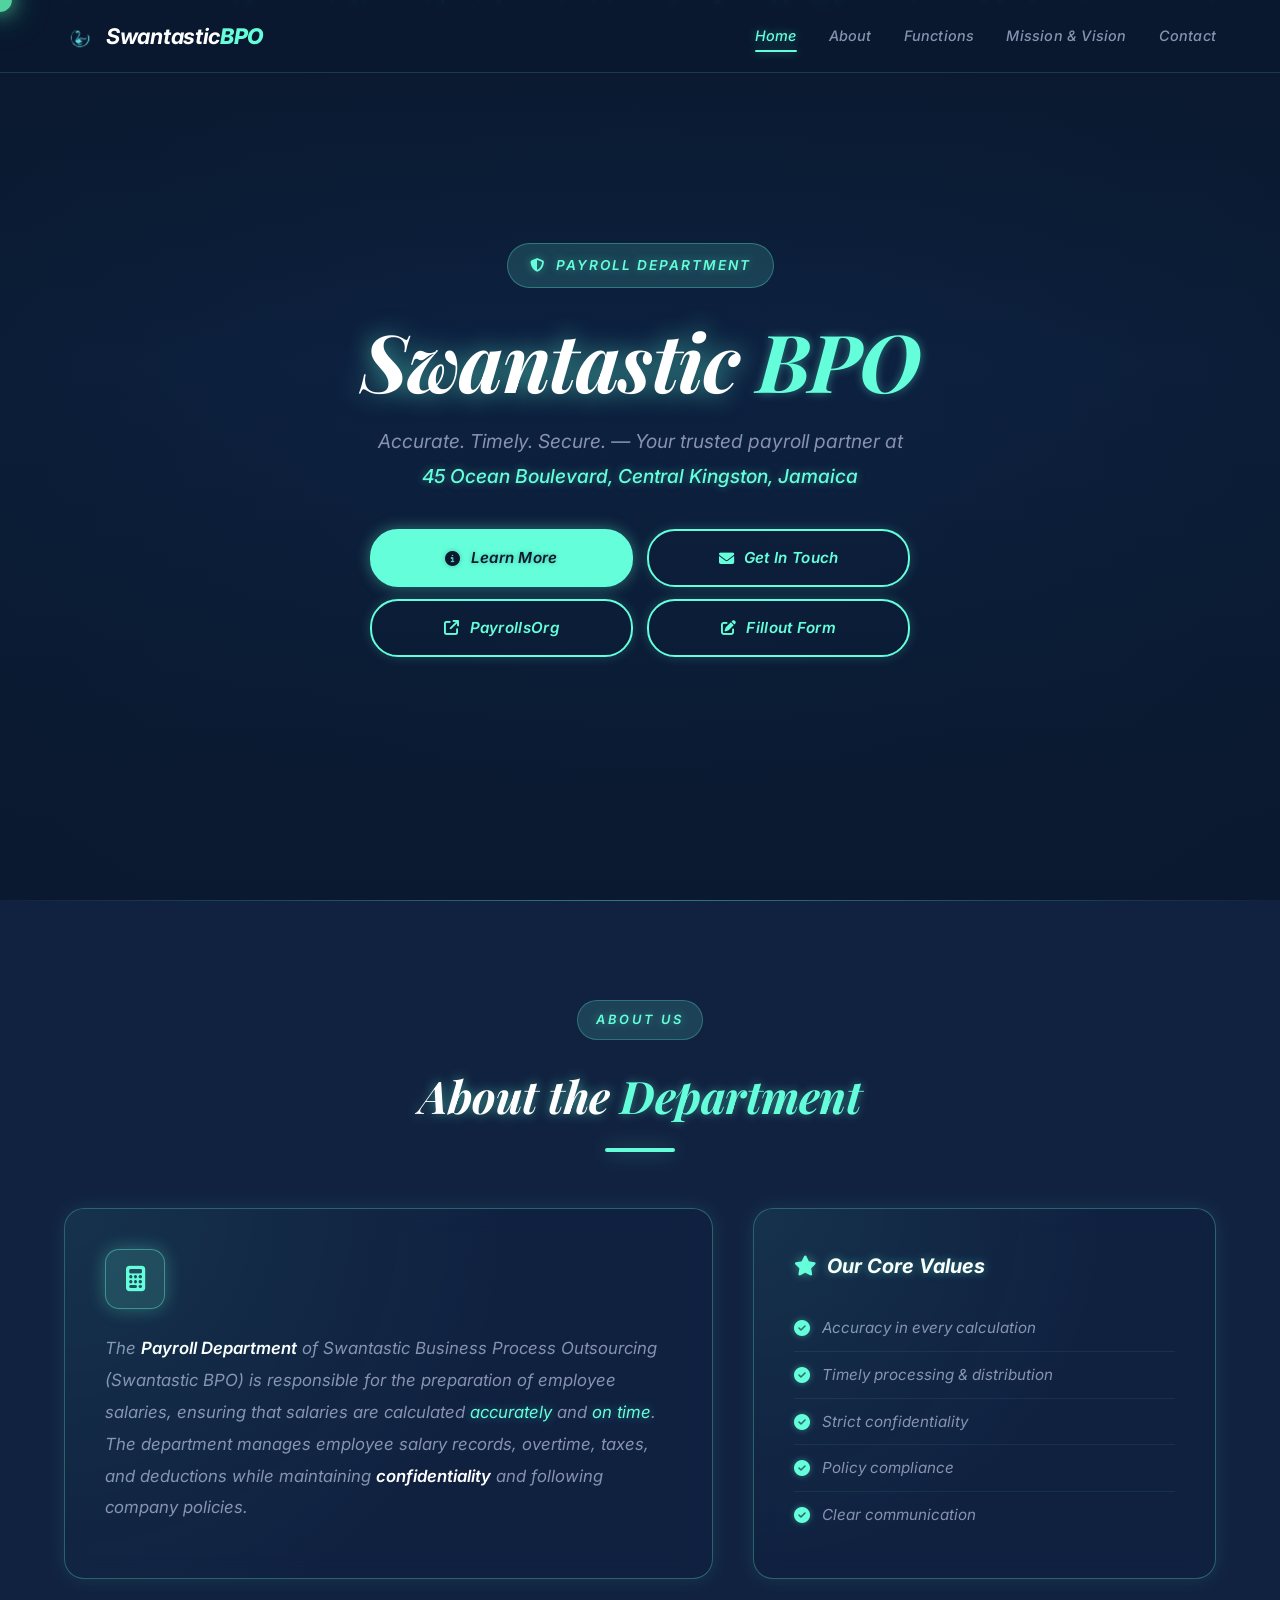
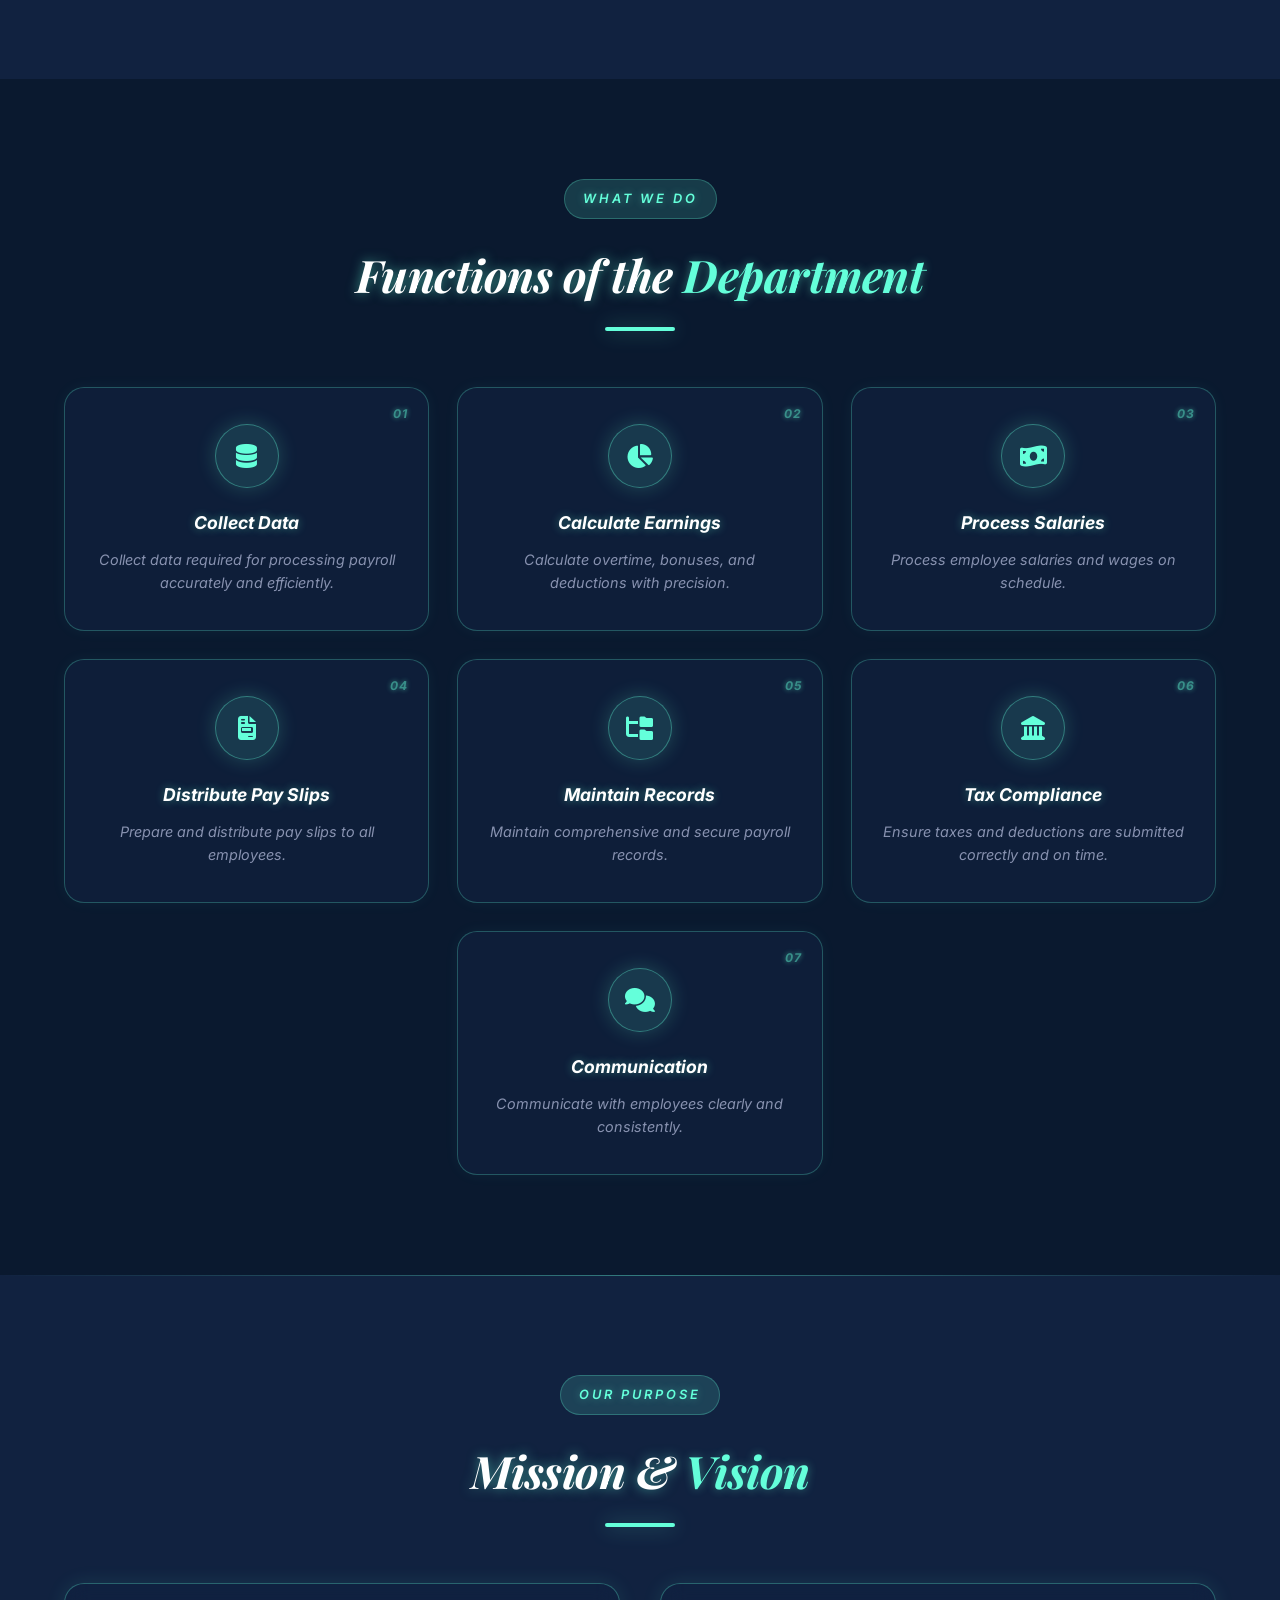
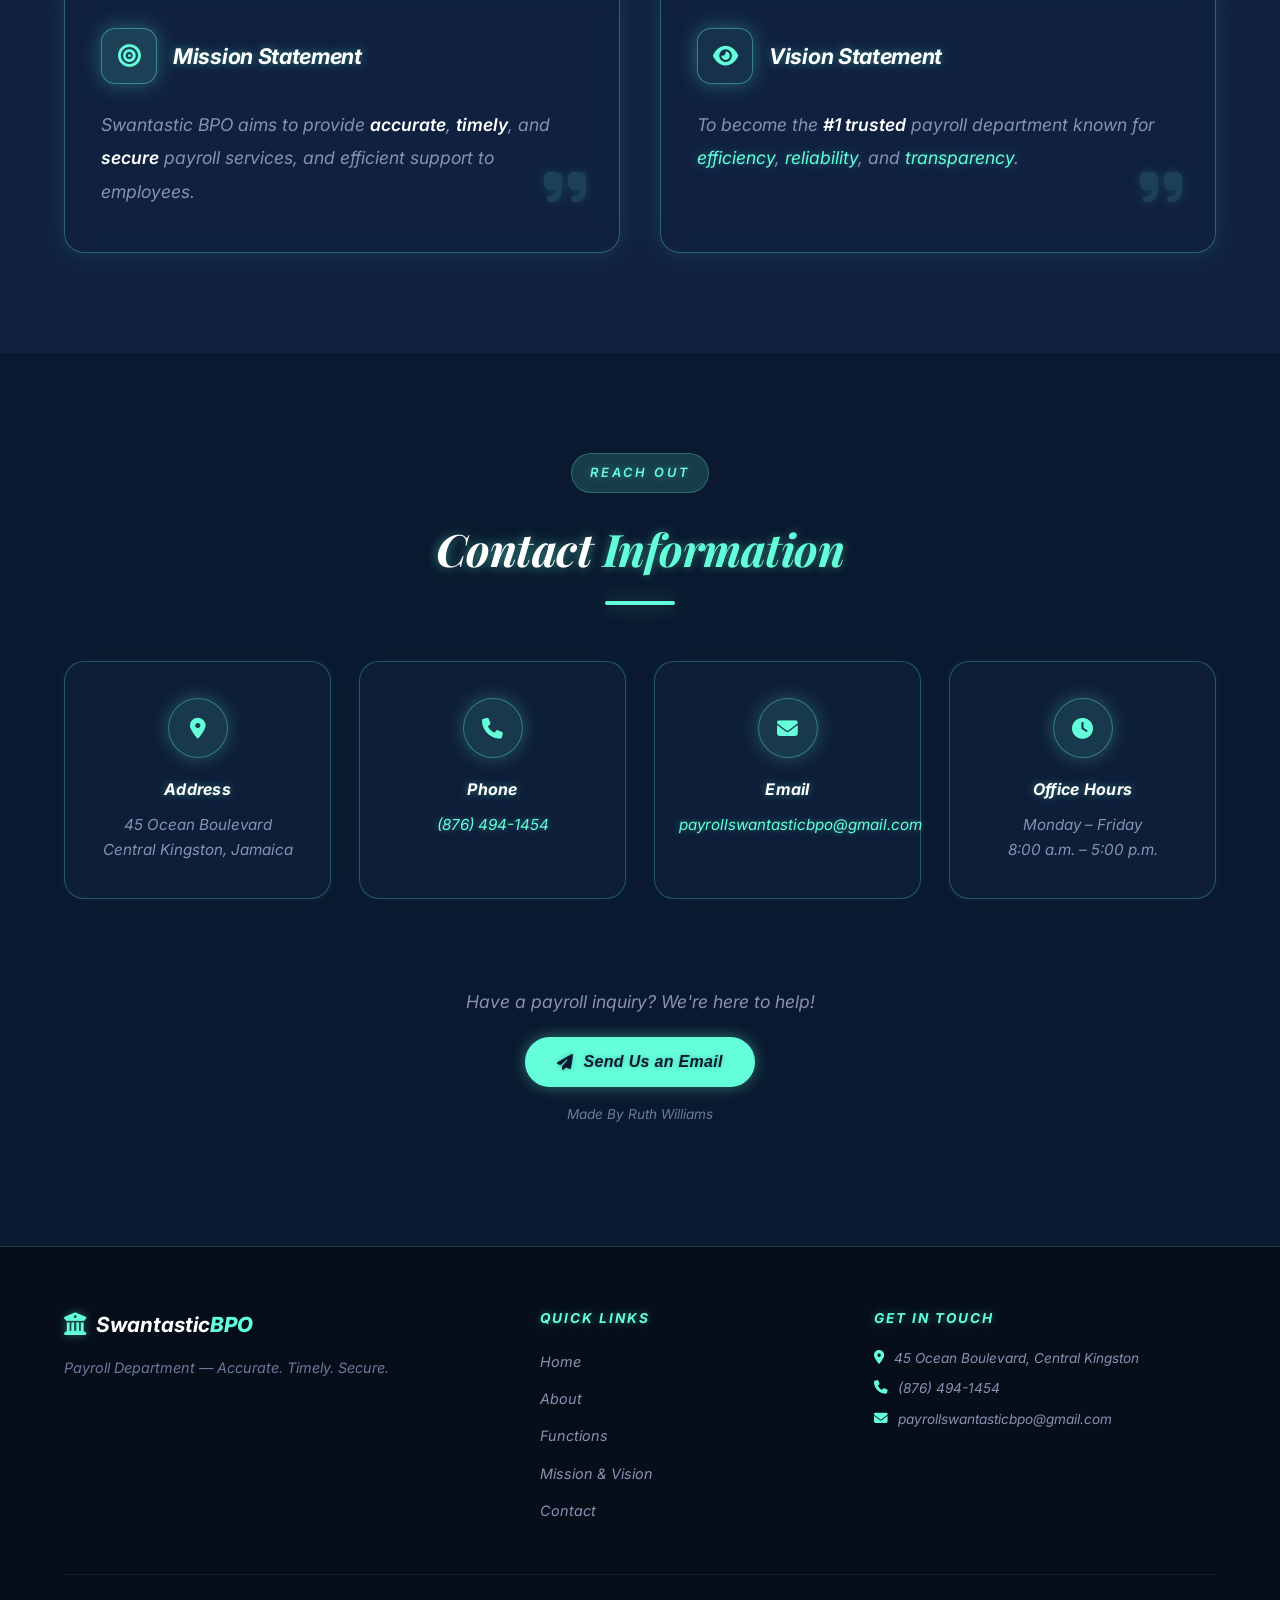
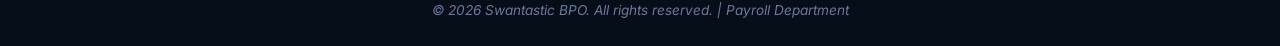
<file: index.html>
<!DOCTYPE html>
<html lang="en">
<head>
<meta charset="UTF-8">
<meta name="viewport" content="width=device-width, initial-scale=1.0">
<title>Swantastic BPO | Payroll Department</title>
<link rel="icon" type="image/png" href="Black and White Square Wedding Logo_20260723_083556_0000.png">
<link rel="stylesheet" href="styles.css">
<link rel="preconnect" href="https://fonts.googleapis.com">
<link rel="preconnect" href="https://fonts.gstatic.com" crossorigin>
<link href="https://fonts.googleapis.com/css2?family=Inter:ital,wght@0,300;0,400;0,500;0,600;0,700;0,800;0,900;1,300;1,400;1,500;1,600;1,700;1,800;1,900&family=Playfair+Display:ital,wght@0,500;0,600;0,700;1,500;1,600;1,700&display=swap" rel="stylesheet">
<link rel="stylesheet" href="https://cdnjs.cloudflare.com/ajax/libs/font-awesome/6.4.0/css/all.min.css">
</head>
<body>
<div class="cursor-dot" id="cursorDot" style="display:none;"></div>
<nav class="navbar" id="navbar">
<div class="nav-container">
<div class="nav-logo">
<img src="Black and White Square Wedding Logo_20260723_083556_0000.png" alt="Logo" class="nav-logo-img">
<span>Swantastic<span class="logo-highlight">BPO</span></span>
</div>
<ul class="nav-links" id="navLinks">
<li><a href="#home" class="nav-link active">Home</a></li>
<li><a href="#about" class="nav-link">About</a></li>
<li><a href="#functions" class="nav-link">Functions</a></li>
<li><a href="#mission" class="nav-link">Mission &amp; Vision</a></li>
<li><a href="#contact" class="nav-link">Contact</a></li>
</ul>
<div class="hamburger" id="hamburger">
<span class="bar"></span>
<span class="bar"></span>
<span class="bar"></span>
</div>
</div>
</nav>
<section class="hero" id="home">
<div class="hero-overlay"></div>
<div class="hero-particles" id="heroParticles"></div>
<div class="hero-content">
<div class="hero-badge">
<i class="fa-solid fa-shield-halved"></i>
<span>Payroll Department</span>
</div>
<h1 class="hero-title">
Swantastic <span class="text-accent">BPO</span>
</h1>
<p class="hero-subtitle">
Accurate. Timely. Secure. — Your trusted payroll partner at
<span class="hero-address">45 Ocean Boulevard, Central Kingston, Jamaica</span>
</p>
<div class="hero-buttons">
<div class="hero-buttons-grid">
<div class="hero-btn-col">
<a href="#about" class="btn btn-primary">
<i class="fa-solid fa-circle-info"></i> Learn More
</a>
<a href="https://payroll.org" target="_blank" rel="noopener noreferrer" class="btn btn-outline">
<i class="fa-solid fa-arrow-up-right-from-square"></i> PayrollsOrg
</a>
</div>
<div class="hero-btn-col">
<a href="#contact" class="btn btn-outline">
<i class="fa-solid fa-envelope"></i> Get In Touch
</a>
<a href="EmploymentPayroll.html" class="btn btn-outline">
<i class="fa-solid fa-pen-to-square"></i> Fillout Form
</a>
</div>
</div>
</div>
</div>
</section>
<section class="about-section" id="about">
<div class="section-container">
<div class="section-header">
<span class="section-tag">About Us</span>
<h2 class="section-title">About the <span class="text-accent">Department</span></h2>
<div class="section-divider"></div>
</div>
<div class="about-grid">
<div class="about-card about-main-card">
<div class="about-icon-wrapper">
<i class="fa-solid fa-calculator"></i>
</div>
<p class="about-description">
The <strong>Payroll Department</strong> of Swantastic Business Process Outsourcing
(Swantastic BPO) is responsible for the preparation of employee salaries,
ensuring that salaries are calculated <span class="text-accent">accurately</span> and
<span class="text-accent">on time</span>. The department manages employee salary
records, overtime, taxes, and deductions while maintaining
<strong>confidentiality</strong> and following company policies.
</p>
</div>
<div class="about-card about-values-card">
<h3 class="card-title">
<i class="fa-solid fa-star"></i> Our Core Values
</h3>
<ul class="values-list">
<li><i class="fa-solid fa-check-circle"></i> Accuracy in every calculation</li>
<li><i class="fa-solid fa-check-circle"></i> Timely processing &amp; distribution</li>
<li><i class="fa-solid fa-check-circle"></i> Strict confidentiality</li>
<li><i class="fa-solid fa-check-circle"></i> Policy compliance</li>
<li><i class="fa-solid fa-check-circle"></i> Clear communication</li>
</ul>
</div>
</div>
</div>
</section>
<section class="functions-section" id="functions">
<div class="section-container">
<div class="section-header">
<span class="section-tag">What We Do</span>
<h2 class="section-title">Functions of the <span class="text-accent">Department</span></h2>
<div class="section-divider"></div>
</div>
<div class="functions-grid">
<div class="function-card" data-index="0">
<div class="function-icon"><i class="fa-solid fa-database"></i></div>
<h3>Collect Data</h3>
<p>Collect data required for processing payroll accurately and efficiently.</p>
<span class="function-number">01</span>
</div>
<div class="function-card" data-index="1">
<div class="function-icon"><i class="fa-solid fa-chart-pie"></i></div>
<h3>Calculate Earnings</h3>
<p>Calculate overtime, bonuses, and deductions with precision.</p>
<span class="function-number">02</span>
</div>
<div class="function-card" data-index="2">
<div class="function-icon"><i class="fa-solid fa-money-bill-wave"></i></div>
<h3>Process Salaries</h3>
<p>Process employee salaries and wages on schedule.</p>
<span class="function-number">03</span>
</div>
<div class="function-card" data-index="3">
<div class="function-icon"><i class="fa-solid fa-file-invoice"></i></div>
<h3>Distribute Pay Slips</h3>
<p>Prepare and distribute pay slips to all employees.</p>
<span class="function-number">04</span>
</div>
<div class="function-card" data-index="4">
<div class="function-icon"><i class="fa-solid fa-folder-tree"></i></div>
<h3>Maintain Records</h3>
<p>Maintain comprehensive and secure payroll records.</p>
<span class="function-number">05</span>
</div>
<div class="function-card" data-index="5">
<div class="function-icon"><i class="fa-solid fa-landmark"></i></div>
<h3>Tax Compliance</h3>
<p>Ensure taxes and deductions are submitted correctly and on time.</p>
<span class="function-number">06</span>
</div>
<div class="function-card communication-card" data-index="6">
<div class="function-icon"><i class="fa-solid fa-comments"></i></div>
<h3>Communication</h3>
<p>Communicate with employees clearly and consistently.</p>
<span class="function-number">07</span>
</div>
</div>
</div>
</section>
<section class="mission-section" id="mission">
<div class="section-container">
<div class="section-header">
<span class="section-tag">Our Purpose</span>
<h2 class="section-title">Mission &amp; <span class="text-accent">Vision</span></h2>
<div class="section-divider"></div>
</div>
<div class="mission-grid">
<div class="mission-card mission-statement-card">
<div class="mission-card-header">
<div class="mission-icon"><i class="fa-solid fa-bullseye"></i></div>
<h3>Mission Statement</h3>
</div>
<p class="mission-text">
Swantastic BPO aims to provide <strong>accurate</strong>,
<strong>timely</strong>, and <strong>secure</strong> payroll services,
and efficient support to employees.
</p>
<div class="mission-quote-mark"><i class="fa-solid fa-quote-right"></i></div>
</div>
<div class="mission-card vision-statement-card">
<div class="mission-card-header">
<div class="mission-icon vision-icon"><i class="fa-solid fa-eye"></i></div>
<h3>Vision Statement</h3>
</div>
<p class="mission-text">
To become the <strong>#1 trusted</strong> payroll department known
for <span class="text-accent">efficiency</span>,
<span class="text-accent">reliability</span>, and
<span class="text-accent">transparency</span>.
</p>
<div class="mission-quote-mark"><i class="fa-solid fa-quote-right"></i></div>
</div>
</div>
</div>
</section>
<section class="contact-section" id="contact">
<div class="section-container">
<div class="section-header">
<span class="section-tag">Reach Out</span>
<h2 class="section-title">Contact <span class="text-accent">Information</span></h2>
<div class="section-divider"></div>
</div>
<div class="contact-grid">
<div class="contact-card">
<div class="contact-icon-wrapper"><i class="fa-solid fa-location-dot"></i></div>
<h3>Address</h3>
<p>45 Ocean Boulevard<br>Central Kingston, Jamaica</p>
</div>
<div class="contact-card">
<div class="contact-icon-wrapper"><i class="fa-solid fa-phone"></i></div>
<h3>Phone</h3>
<p><a href="tel:+18764941454">(876) 494-1454</a></p>
</div>
<div class="contact-card">
<div class="contact-icon-wrapper"><i class="fa-solid fa-envelope"></i></div>
<h3>Email</h3>
<p><a href="mailto:payrollswantasticbpo@gmail.com">payrollswantasticbpo@gmail.com</a></p>
</div>
<div class="contact-card">
<div class="contact-icon-wrapper"><i class="fa-solid fa-clock"></i></div>
<h3>Office Hours</h3>
<p>Monday – Friday<br>8:00 a.m. – 5:00 p.m.</p>
</div>
</div>
<div class="contact-cta">
<p>Have a payroll inquiry? We're here to help!</p>
<button class="btn btn-primary" id="openEmailModalBtn">
<i class="fa-solid fa-paper-plane"></i> Send Us an Email
</button>
<p style="margin-top: 16px; font-size: 0.85rem; color: var(--color-gray-mid);">Made By Ruth Williams</p>
</div>
</div>
</section>
<footer class="footer">
<div class="footer-container">
<div class="footer-top">
<div class="footer-brand">
<div class="footer-logo">
<i class="fa-solid fa-building-columns"></i>
<span>Swantastic<span class="logo-highlight">BPO</span></span>
</div>
<p class="footer-tagline">Payroll Department — Accurate. Timely. Secure.</p>
</div>
<div class="footer-links">
<h4>Quick Links</h4>
<ul>
<li><a href="#home">Home</a></li>
<li><a href="#about">About</a></li>
<li><a href="#functions">Functions</a></li>
<li><a href="#mission">Mission &amp; Vision</a></li>
<li><a href="#contact">Contact</a></li>
</ul>
</div>
<div class="footer-contact">
<h4>Get In Touch</h4>
<ul>
<li><i class="fa-solid fa-location-dot"></i> 45 Ocean Boulevard, Central Kingston</li>
<li><i class="fa-solid fa-phone"></i> (876) 494-1454</li>
<li><i class="fa-solid fa-envelope"></i> payrollswantasticbpo@gmail.com</li>
</ul>
</div>
</div>
<div class="footer-bottom">
<p>&copy; <span id="currentYear"></span> Swantastic BPO. All rights reserved. | Payroll Department</p>
</div>
</div>
</footer>
<button class="back-to-top" id="backToTop" aria-label="Back to top"><i class="fa-solid fa-arrow-up"></i></button>
<div class="modal-overlay" id="emailModal">
<div class="modal-content">
<button class="modal-close" id="closeModalBtn">&times;</button>
<h3 class="modal-title">Send an Email</h3>
<div class="modal-field">
<label for="receiverEmail">To:</label>
<input type="text" id="receiverEmail" class="disabled-input" value="payrollswantasticbpo@gmail.com" readonly>
</div>
<div class="modal-field">
<label for="messageField">Your Message (<span id="charCounter">0</span>/400)</label>
<textarea id="messageField" rows="6" maxlength="400" placeholder="Type your message here..."></textarea>
</div>
<button class="btn btn-primary modal-send-btn" id="sendEmailBtn">
<i class="fa-solid fa-paper-plane"></i> Send
</button>
</div>
</div>
<script src="script.js"></script>
</body>
</html>
</file>
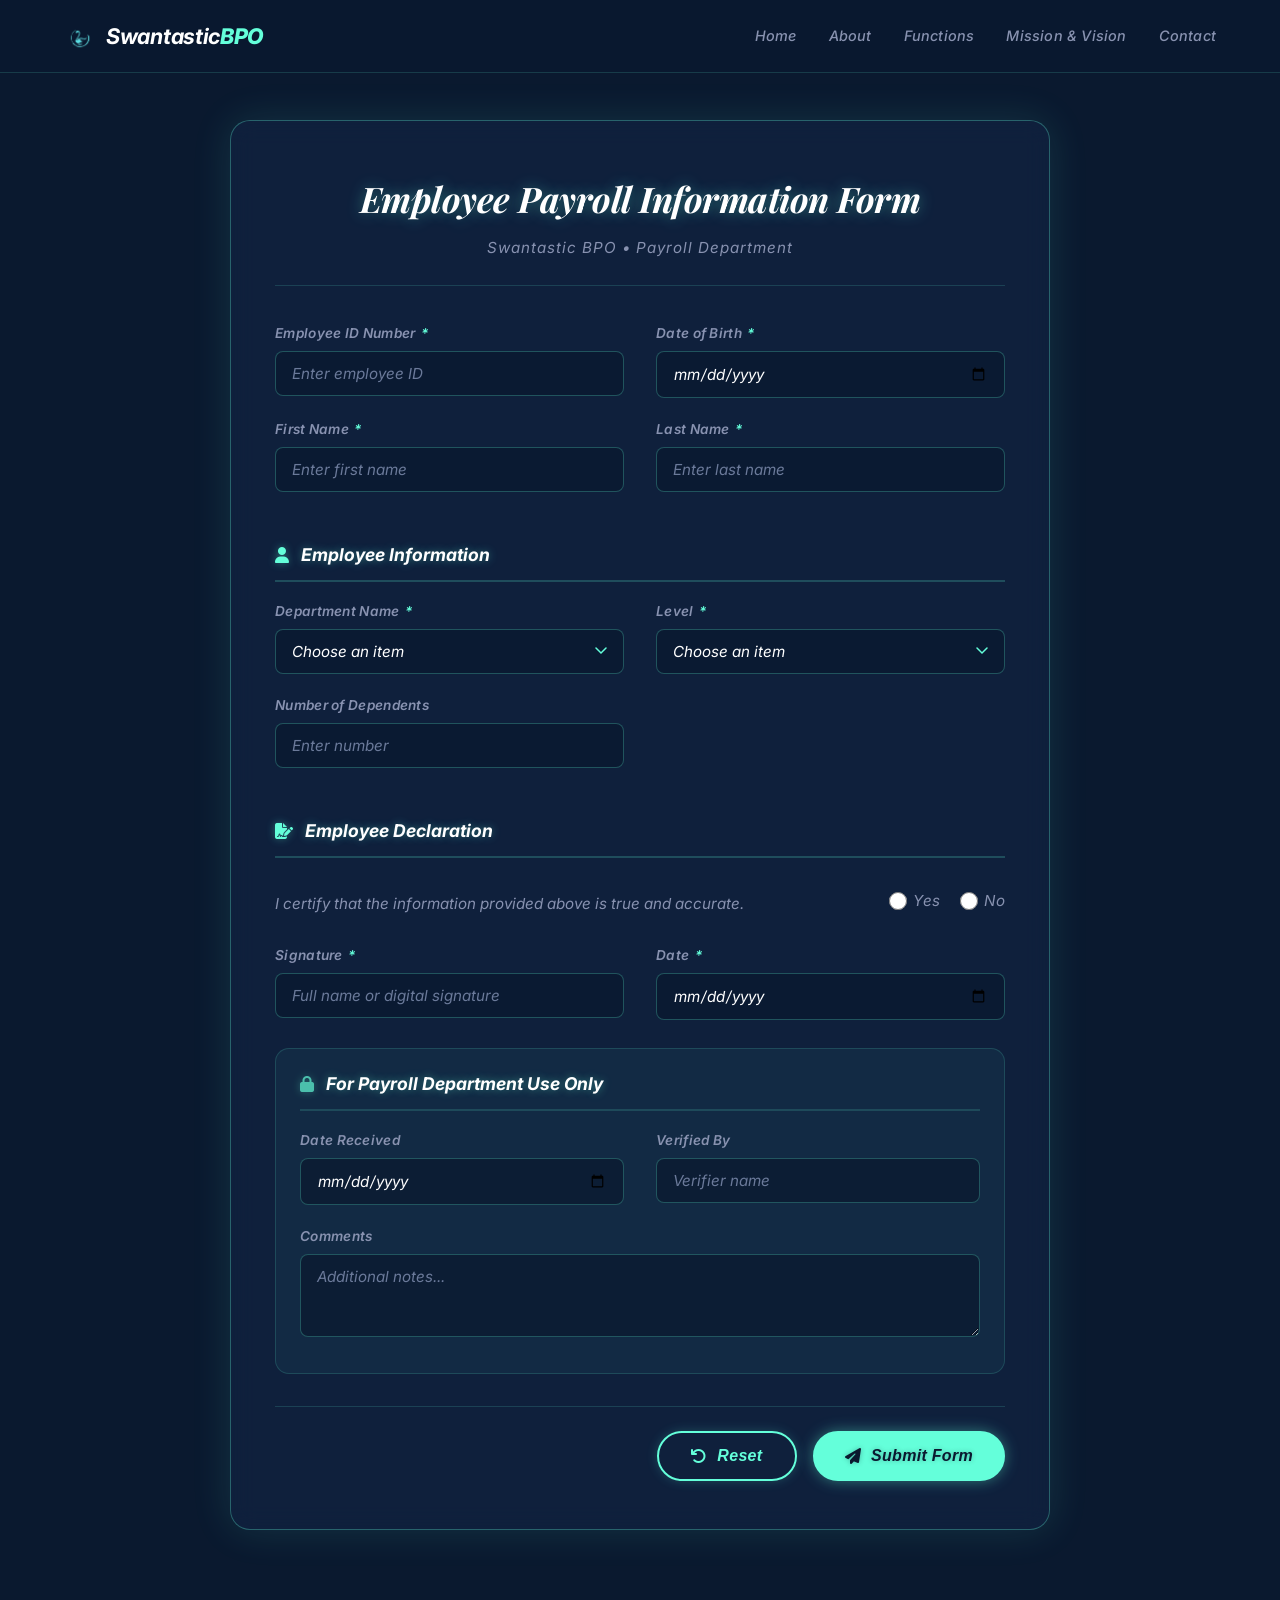
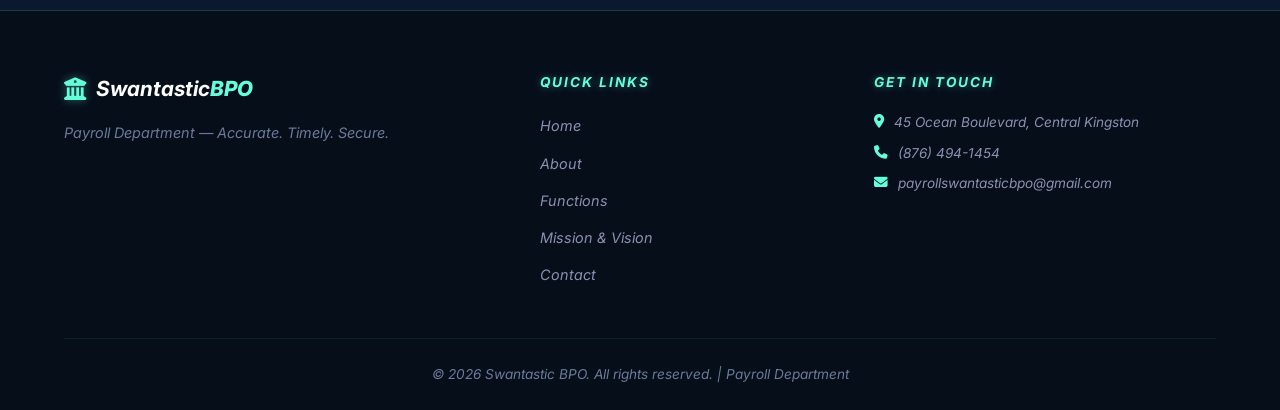
<file: EmploymentPayroll.html>
<!DOCTYPE html>
<html lang="en">
<head>
<meta charset="UTF-8">
<meta name="viewport" content="width=device-width, initial-scale=1.0">
<title>Swantastic BPO | Payroll Form</title>
<link rel="icon" type="image/png" href="Black and White Square Wedding Logo_20260723_083556_0000.png">
<link rel="preconnect" href="https://fonts.googleapis.com">
<link rel="preconnect" href="https://fonts.gstatic.com" crossorigin>
<link href="https://fonts.googleapis.com/css2?family=Inter:ital,wght@0,300;0,400;0,500;0,600;0,700;0,800;0,900;1,300;1,400;1,500;1,600;1,700;1,800;1,900&family=Playfair+Display:ital,wght@0,500;0,600;0,700;1,500;1,600;1,700&display=swap" rel="stylesheet">
<link rel="stylesheet" href="https://cdnjs.cloudflare.com/ajax/libs/font-awesome/6.4.0/css/all.min.css">
<style>
:root{--color-primary:#0A192F;--color-primary-light:#112240;--color-primary-lighter:#1A3356;--color-accent:#64FFDA;--color-accent-dim:rgba(100,255,218,0.15);--color-accent-glow:rgba(100,255,218,0.4);--color-white:#FFFFFF;--color-off-white:#E6F1FF;--color-gray-light:#8892B0;--color-gray-mid:#6B7A9A;--color-gray-dark:#3D4C6B;--color-card-bg:rgba(17,34,64,0.8);--color-card-border:rgba(100,255,218,0.2);--color-card-hover-border:rgba(100,255,218,0.6);--font-primary:'Inter',-apple-system,BlinkMacSystemFont,'Segoe UI',sans-serif;--font-display:'Playfair Display',Georgia,'Times New Roman',serif;--transition-fast:0.2s ease;--transition-smooth:0.35s cubic-bezier(0.4,0,0.2,1);--shadow-sm:0 2px 8px rgba(0,0,0,0.3);--shadow-md:0 8px 32px rgba(0,0,0,0.4);--shadow-lg:0 16px 48px rgba(0,0,0,0.5);--shadow-glow:0 0 40px rgba(100,255,218,0.25);--border-radius-sm:8px;--border-radius-md:14px;--border-radius-lg:20px;--border-radius-xl:28px;--max-width:1200px}
*,*::before,*::after{margin:0;padding:0;box-sizing:border-box}
html{scroll-behavior:smooth;font-size:16px}
body{font-family:var(--font-primary);background-color:var(--color-primary);color:var(--color-off-white);line-height:1.7;overflow-x:hidden;-webkit-font-smoothing:antialiased;-moz-osx-font-smoothing:grayscale;font-style:italic}
body.desktop-cursor{cursor:none}
h1,h2,h3,h4,h5,h6{font-style:italic}
img{max-width:100%;display:block}
a{text-decoration:none;color:inherit;transition:color var(--transition-fast)}
ul{list-style:none}
strong{font-weight:600;color:var(--color-white)}
::-webkit-scrollbar{width:8px}
::-webkit-scrollbar-track{background:var(--color-primary)}
::-webkit-scrollbar-thumb{background:var(--color-primary-lighter);border-radius:4px}
::-webkit-scrollbar-thumb:hover{background:var(--color-gray-dark)}
.section-container{max-width:var(--max-width);margin:0 auto;padding:0 24px}
.btn{display:inline-flex;align-items:center;gap:10px;padding:14px 30px;font-size:1rem;font-weight:600;border-radius:var(--border-radius-xl);transition:all var(--transition-smooth);border:2px solid transparent;letter-spacing:0.3px;font-style:italic;cursor:pointer}
.btn-primary{background:var(--color-accent);color:var(--color-primary);border-color:var(--color-accent);box-shadow:0 0 15px rgba(100,255,218,0.4);text-shadow:0 0 5px rgba(10,25,47,0.3)}
.btn-primary:hover{background:transparent;color:var(--color-accent);box-shadow:0 0 40px rgba(100,255,218,0.7);transform:translateY(-3px)}
.btn-outline{background:transparent;color:var(--color-accent);border-color:var(--color-accent);box-shadow:0 0 12px rgba(100,255,218,0.2)}
.btn-outline:hover{background:var(--color-accent);color:var(--color-primary);box-shadow:0 0 35px rgba(100,255,218,0.7);transform:translateY(-3px)}
.navbar{position:fixed;top:0;left:0;width:100%;z-index:1000;background:rgba(10,25,47,0.85);backdrop-filter:blur(18px);-webkit-backdrop-filter:blur(18px);border-bottom:1px solid rgba(100,255,218,0.15);transition:all var(--transition-smooth)}
.navbar.scrolled{background:rgba(10,25,47,0.95);box-shadow:0 0 25px rgba(100,255,218,0.15)}
.nav-container{max-width:var(--max-width);margin:0 auto;padding:0 24px;display:flex;align-items:center;justify-content:space-between;height:72px}
.nav-logo{display:flex;align-items:center;gap:10px;font-size:1.35rem;font-weight:700;color:var(--color-white);letter-spacing:-0.3px;font-style:italic}
.nav-logo i{font-size:1.5rem;color:var(--color-accent);text-shadow:0 0 12px var(--color-accent-glow)}
.nav-logo-img{height:32px;width:auto;object-fit:contain;border-radius:4px}
.logo-highlight{color:var(--color-accent);font-weight:800}
.nav-links{display:flex;align-items:center;gap:32px}
.nav-link{font-size:0.9rem;font-weight:500;color:var(--color-gray-light);position:relative;padding:6px 0;transition:color var(--transition-fast);letter-spacing:0.2px;font-style:italic}
.nav-link::after{content:'';position:absolute;bottom:-2px;left:0;width:0;height:2px;background:var(--color-accent);border-radius:1px;box-shadow:0 0 8px var(--color-accent-glow);transition:width var(--transition-smooth)}
.nav-link:hover,.nav-link.active{color:var(--color-accent);text-shadow:0 0 10px var(--color-accent-glow)}
.nav-link:hover::after,.nav-link.active::after{width:100%}
.hamburger{display:none;flex-direction:column;gap:5px;z-index:1001}
.hamburger .bar{width:28px;height:3px;background:var(--color-accent);border-radius:3px;box-shadow:0 0 6px var(--color-accent-glow);transition:all var(--transition-smooth)}
.hamburger.active .bar:nth-child(1){transform:rotate(45deg) translate(5px,6px)}
.hamburger.active .bar:nth-child(2){opacity:0}
.hamburger.active .bar:nth-child(3){transform:rotate(-45deg) translate(5px,-6px)}
.footer{background:#060E1A;border-top:1px solid rgba(100,255,218,0.2);padding:60px 0 0}
.footer-container{max-width:var(--max-width);margin:0 auto;padding:0 24px}
.footer-top{display:grid;grid-template-columns:1.5fr 1fr 1.2fr;gap:48px;padding-bottom:40px;border-bottom:1px solid rgba(100,255,218,0.08)}
.footer-logo{display:flex;align-items:center;gap:10px;font-size:1.3rem;font-weight:700;color:var(--color-white);margin-bottom:14px;font-style:italic}
.footer-logo i{color:var(--color-accent);font-size:1.4rem;text-shadow:0 0 10px var(--color-accent-glow)}
.footer-tagline{color:var(--color-gray-mid);font-size:0.9rem}
.footer-links h4,.footer-contact h4{font-size:0.85rem;font-weight:700;color:var(--color-accent);text-transform:uppercase;letter-spacing:2px;margin-bottom:18px;text-shadow:0 0 8px var(--color-accent-glow)}
.footer-links ul li{margin-bottom:10px}
.footer-links ul li a{color:var(--color-gray-light);font-size:0.9rem;transition:color var(--transition-fast);font-style:italic}
.footer-links ul li a:hover{color:var(--color-accent);text-shadow:0 0 8px var(--color-accent-glow)}
.footer-contact ul li{display:flex;align-items:flex-start;gap:10px;color:var(--color-gray-light);font-size:0.85rem;margin-bottom:10px;line-height:1.5}
.footer-contact ul li i{color:var(--color-accent);font-size:0.85rem;margin-top:3px;flex-shrink:0}
.footer-bottom{padding:24px 0;text-align:center;font-size:0.85rem;color:var(--color-gray-mid)}
.back-to-top{position:fixed;bottom:32px;right:32px;width:48px;height:48px;background:var(--color-accent);color:var(--color-primary);border:none;border-radius:50%;font-size:1.1rem;display:flex;align-items:center;justify-content:center;box-shadow:0 0 25px rgba(100,255,218,0.6);opacity:0;visibility:hidden;transform:translateY(20px);transition:all var(--transition-smooth);z-index:999;cursor:pointer}
.back-to-top.visible{opacity:1;visibility:visible;transform:translateY(0)}
.back-to-top:hover{background:var(--color-white);box-shadow:0 0 45px rgba(100,255,218,0.9);transform:translateY(-4px)}
.form-section{padding:120px 0 80px;background:var(--color-primary);min-height:100vh}
.form-card{background:rgba(17,34,64,0.8);backdrop-filter:blur(12px);border:1px solid rgba(100,255,218,0.3);border-radius:var(--border-radius-lg);padding:48px 44px;max-width:820px;margin:0 auto;box-shadow:0 0 40px rgba(100,255,218,0.12);transition:all var(--transition-smooth)}
.form-card:hover{border-color:var(--color-card-hover-border);box-shadow:0 0 60px rgba(100,255,218,0.25)}
.form-header{text-align:center;margin-bottom:36px;padding-bottom:24px;border-bottom:1px solid rgba(100,255,218,0.15)}
.form-header h1{font-family:var(--font-display);font-size:2.2rem;font-weight:700;color:var(--color-white);letter-spacing:-0.5px;text-shadow:0 0 15px rgba(100,255,218,0.4)}
.form-header .sub-label{color:var(--color-gray-light);font-size:0.95rem;margin-top:6px;letter-spacing:1px}
.form-row{display:grid;grid-template-columns:1fr 1fr;gap:20px 32px}
.form-group{margin-bottom:20px}
.form-group.full-width{grid-column:1/-1}
.form-group label{display:block;font-size:0.85rem;font-weight:600;color:var(--color-gray-light);margin-bottom:6px;letter-spacing:0.3px}
.form-group label .required{color:var(--color-accent);margin-left:2px}
.form-group input,.form-group select,.form-group textarea{width:100%;padding:12px 16px;background:rgba(10,25,47,0.7);border:1px solid rgba(100,255,218,0.25);border-radius:var(--border-radius-sm);color:var(--color-white);font-size:0.95rem;font-style:italic;font-family:var(--font-primary);transition:border-color 0.2s,box-shadow 0.2s;outline:none}
.form-group input:focus,.form-group select:focus,.form-group textarea:focus{border-color:var(--color-accent);box-shadow:0 0 18px rgba(100,255,218,0.2)}
.form-group input::placeholder,.form-group textarea::placeholder{color:var(--color-gray-mid)}
.form-group select{appearance:none;background-image:url("data:image/svg+xml,%3Csvg xmlns='http://www.w3.org/2000/svg' width='12' height='8' viewBox='0 0 12 8'%3E%3Cpath d='M1 1l5 5 5-5' stroke='%2364FFDA' stroke-width='1.5' fill='none' stroke-linecap='round'/%3E%3C/svg%3E");background-repeat:no-repeat;background-position:right 16px center;cursor:pointer}
.form-group select option{background:var(--color-primary-light);color:var(--color-white);font-style:italic}
.form-group textarea{resize:vertical;min-height:80px}
.form-section-title{font-size:1.1rem;font-weight:700;color:var(--color-white);margin:28px 0 18px;padding-bottom:10px;border-bottom:2px solid rgba(100,255,218,0.2);display:flex;align-items:center;gap:12px;text-shadow:0 0 8px var(--color-accent-glow)}
.form-section-title i{color:var(--color-accent);font-size:1rem}
.declaration-group{display:flex;align-items:center;gap:18px;flex-wrap:wrap;padding:12px 0 4px}
.declaration-group .declaration-text{color:var(--color-gray-light);font-size:0.95rem;flex:1;min-width:200px}
.declaration-group .radio-group{display:flex;gap:20px;align-items:center}
.declaration-group .radio-group label{display:flex;align-items:center;gap:6px;color:var(--color-gray-light);font-size:0.95rem;cursor:pointer;font-weight:400}
.declaration-group .radio-group input[type="radio"]{width:18px;height:18px;accent-color:var(--color-accent);cursor:pointer;flex-shrink:0;margin:0}
.form-actions{margin-top:32px;padding-top:24px;border-top:1px solid rgba(100,255,218,0.15);display:flex;gap:16px;justify-content:flex-end;flex-wrap:wrap}
.form-actions .btn{min-width:140px;justify-content:center}
.payroll-section{background:rgba(100,255,218,0.05);border:1px solid rgba(100,255,218,0.15);border-radius:var(--border-radius-md);padding:20px 24px 8px;margin-top:8px}
.payroll-section .form-section-title{margin-top:0;border-bottom-color:rgba(100,255,218,0.15)}
.payroll-section .form-section-title i{opacity:0.7}
.form-group .hint{display:block;font-size:0.75rem;color:var(--color-gray-mid);margin-top:4px;font-style:italic}
.form-success{display:none;text-align:center;padding:30px 20px}
.form-success.active{display:block}
.form-success i{font-size:3.5rem;color:var(--color-accent);margin-bottom:16px;text-shadow:0 0 30px var(--color-accent-glow)}
.form-success h3{font-family:var(--font-display);font-size:1.8rem;color:var(--color-white);margin-bottom:10px}
.form-success p{color:var(--color-gray-light);font-size:1rem}
@media (max-width:768px){.form-card{padding:28px 20px}.form-row{grid-template-columns:1fr;gap:0}.form-header h1{font-size:1.6rem}.declaration-group{flex-direction:column;align-items:flex-start;gap:12px}.declaration-group .radio-group{gap:16px}.form-actions{flex-direction:column;align-items:stretch}.form-actions .btn{width:100%}.payroll-section{padding:16px 16px 4px}}
@media (max-width:480px){.form-card{padding:20px 14px}.form-header h1{font-size:1.3rem}.form-group input,.form-group select,.form-group textarea{padding:10px 12px;font-size:0.9rem}}
@media (max-width:1024px){.footer-top{grid-template-columns:1fr 1fr;gap:32px}.footer-brand{grid-column:1/-1}}
@media (max-width:768px){.nav-links{position:fixed;top:0;right:-100%;width:75%;max-width:360px;height:100vh;background:rgba(10,25,47,0.97);backdrop-filter:blur(20px);-webkit-backdrop-filter:blur(20px);flex-direction:column;justify-content:center;align-items:center;gap:40px;transition:right var(--transition-smooth);box-shadow:var(--shadow-lg);z-index:1000}.nav-links.active{right:0}.nav-link{font-size:1.1rem}.hamburger{display:flex}}
</style>
</head>
<body>
<nav class="navbar" id="navbar">
<div class="nav-container">
<div class="nav-logo">
<img src="Black and White Square Wedding Logo_20260723_083556_0000.png" alt="Logo" class="nav-logo-img">
<span>Swantastic<span class="logo-highlight">BPO</span></span>
</div>
<ul class="nav-links" id="navLinks">
<li><a href="index.html#home" class="nav-link">Home</a></li>
<li><a href="index.html#about" class="nav-link">About</a></li>
<li><a href="index.html#functions" class="nav-link">Functions</a></li>
<li><a href="index.html#mission" class="nav-link">Mission &amp; Vision</a></li>
<li><a href="index.html#contact" class="nav-link">Contact</a></li>
</ul>
<div class="hamburger" id="hamburger">
<span class="bar"></span>
<span class="bar"></span>
<span class="bar"></span>
</div>
</div>
</nav>
<section class="form-section" id="formPage">
<div class="section-container">
<div class="form-card" id="formCard">
<div class="form-header">
<h1>Employee Payroll Information Form</h1>
<div class="sub-label">Swantastic BPO &bull; Payroll Department</div>
</div>
<form id="payrollForm" novalidate>
<div class="form-row">
<div class="form-group">
<label for="empId">Employee ID Number <span class="required">*</span></label>
<input type="text" id="empId" placeholder="Enter employee ID" required>
</div>
<div class="form-group">
<label for="dob">Date of Birth <span class="required">*</span></label>
<input type="date" id="dob" required>
</div>
</div>
<div class="form-row">
<div class="form-group">
<label for="firstName">First Name <span class="required">*</span></label>
<input type="text" id="firstName" placeholder="Enter first name" required>
</div>
<div class="form-group">
<label for="lastName">Last Name <span class="required">*</span></label>
<input type="text" id="lastName" placeholder="Enter last name" required>
</div>
</div>
<div class="form-section-title"><i class="fa-solid fa-user"></i> Employee Information</div>
<div class="form-row">
<div class="form-group">
<label for="department">Department Name <span class="required">*</span></label>
<select id="department" required>
<option value="">Choose an item</option>
<option value="Administration">Administration</option>
<option value="Finance">Finance</option>
<option value="Human Resources">Human Resources</option>
<option value="IT">Information Technology</option>
<option value="Operations">Operations</option>
<option value="Payroll">Payroll</option>
<option value="Sales">Sales</option>
</select>
</div>
<div class="form-group">
<label for="level">Level <span class="required">*</span></label>
<select id="level" required>
<option value="">Choose an item</option>
<option value="Entry">Entry</option>
<option value="Junior">Junior</option>
<option value="Senior">Senior</option>
<option value="Supervisor">Supervisor</option>
<option value="Manager">Manager</option>
<option value="Director">Director</option>
</select>
</div>
</div>
<div class="form-row">
<div class="form-group">
<label for="dependents">Number of Dependents</label>
<input type="number" id="dependents" placeholder="Enter number" min="0" step="1">
</div>
<div class="form-group"></div>
</div>
<div class="form-section-title"><i class="fa-solid fa-file-signature"></i> Employee Declaration</div>
<div class="form-group full-width">
<div class="declaration-group">
<span class="declaration-text">I certify that the information provided above is true and accurate.</span>
<div class="radio-group">
<label><input type="radio" name="declaration" value="Yes" required> Yes</label>
<label><input type="radio" name="declaration" value="No"> No</label>
</div>
</div>
</div>
<div class="form-row">
<div class="form-group">
<label for="signature">Signature <span class="required">*</span></label>
<input type="text" id="signature" placeholder="Full name or digital signature" required>
</div>
<div class="form-group">
<label for="signDate">Date <span class="required">*</span></label>
<input type="date" id="signDate" required>
</div>
</div>
<div class="payroll-section">
<div class="form-section-title" style="margin-top:0;"><i class="fa-solid fa-lock"></i> For Payroll Department Use Only</div>
<div class="form-row">
<div class="form-group">
<label for="dateReceived">Date Received</label>
<input type="date" id="dateReceived">
</div>
<div class="form-group">
<label for="verifiedBy">Verified By</label>
<input type="text" id="verifiedBy" placeholder="Verifier name">
</div>
</div>
<div class="form-group full-width">
<label for="comments">Comments</label>
<textarea id="comments" rows="3" placeholder="Additional notes..."></textarea>
</div>
</div>
<div class="form-actions">
<button type="reset" class="btn btn-outline"><i class="fa-solid fa-undo"></i> Reset</button>
<button type="submit" class="btn btn-primary"><i class="fa-solid fa-paper-plane"></i> Submit Form</button>
</div>
</form>
<div class="form-success" id="formSuccess">
<i class="fa-solid fa-circle-check"></i>
<h3>Form Submitted!</h3>
<p>Your employee payroll information has been received.<br>The Payroll Department will review it shortly.</p>
<button class="btn btn-primary" style="margin-top:24px;" onclick="resetForm()"><i class="fa-solid fa-plus"></i> Submit Another</button>
</div>
</div>
</div>
</section>
<footer class="footer">
<div class="footer-container">
<div class="footer-top">
<div class="footer-brand">
<div class="footer-logo">
<i class="fa-solid fa-building-columns"></i>
<span>Swantastic<span class="logo-highlight">BPO</span></span>
</div>
<p class="footer-tagline">Payroll Department — Accurate. Timely. Secure.</p>
</div>
<div class="footer-links">
<h4>Quick Links</h4>
<ul>
<li><a href="index.html#home">Home</a></li>
<li><a href="index.html#about">About</a></li>
<li><a href="index.html#functions">Functions</a></li>
<li><a href="index.html#mission">Mission &amp; Vision</a></li>
<li><a href="index.html#contact">Contact</a></li>
</ul>
</div>
<div class="footer-contact">
<h4>Get In Touch</h4>
<ul>
<li><i class="fa-solid fa-location-dot"></i> 45 Ocean Boulevard, Central Kingston</li>
<li><i class="fa-solid fa-phone"></i> (876) 494-1454</li>
<li><i class="fa-solid fa-envelope"></i> payrollswantasticbpo@gmail.com</li>
</ul>
</div>
</div>
<div class="footer-bottom">
<p>&copy; <span id="currentYear"></span> Swantastic BPO. All rights reserved. | Payroll Department</p>
</div>
</div>
</footer>
<button class="back-to-top" id="backToTop" aria-label="Back to top"><i class="fa-solid fa-arrow-up"></i></button>
<script>
document.addEventListener('DOMContentLoaded',function(){var navbar=document.getElementById('navbar');var hamburger=document.getElementById('hamburger');var navLinks=document.getElementById('navLinks');var backToTopBtn=document.getElementById('backToTop');var currentYearSpan=document.getElementById('currentYear');var form=document.getElementById('payrollForm');var formCard=document.getElementById('formCard');var formSuccess=document.getElementById('formSuccess');if(currentYearSpan){currentYearSpan.textContent=new Date().getFullYear();}
if(hamburger&&navLinks){hamburger.addEventListener('click',function(){hamburger.classList.toggle('active');navLinks.classList.toggle('active');document.body.style.overflow=navLinks.classList.contains('active')?'hidden':'';});navLinks.querySelectorAll('a').forEach(function(link){link.addEventListener('click',function(){hamburger.classList.remove('active');navLinks.classList.remove('active');document.body.style.overflow='';});});}
window.addEventListener('scroll',function(){var scrollY=window.scrollY;if(navbar){navbar.classList.toggle('scrolled',scrollY>50);}
if(backToTopBtn){backToTopBtn.classList.toggle('visible',scrollY>600);}},{passive:true});if(backToTopBtn){backToTopBtn.addEventListener('click',function(){window.scrollTo({top:0,behavior:'smooth'});});}
document.addEventListener('keydown',function(e){if(e.key==='Escape'){if(navLinks&&navLinks.classList.contains('active')){hamburger.classList.remove('active');navLinks.classList.remove('active');document.body.style.overflow='';}}});if(form){form.addEventListener('submit',function(e){e.preventDefault();if(form.checkValidity()){form.style.display='none';formSuccess.classList.add('active');formCard.scrollIntoView({behavior:'smooth',block:'center'});}else{form.reportValidity();}});form.addEventListener('reset',function(){setTimeout(function(){var deps=document.getElementById('dependents');if(deps)deps.value='';var radios=document.querySelectorAll('input[name="declaration"]');radios.forEach(function(r){r.checked=false;});var dateReceived=document.getElementById('dateReceived');if(dateReceived)dateReceived.value='';var verifiedBy=document.getElementById('verifiedBy');if(verifiedBy)verifiedBy.value='';var comments=document.getElementById('comments');if(comments)comments.value='';},10);});}
window.resetForm=function(){form.reset();form.style.display='block';formSuccess.classList.remove('active');var deps=document.getElementById('dependents');if(deps)deps.value='';var radios=document.querySelectorAll('input[name="declaration"]');radios.forEach(function(r){r.checked=false;});var dateReceived=document.getElementById('dateReceived');if(dateReceived)dateReceived.value='';var verifiedBy=document.getElementById('verifiedBy');if(verifiedBy)verifiedBy.value='';var comments=document.getElementById('comments');if(comments)comments.value='';formCard.scrollIntoView({behavior:'smooth',block:'center'});};});
</script>
</body>
</html>
</file>
<file: styles.css>
:root {
--color-primary: #0A192F;
--color-primary-light: #112240;
--color-primary-lighter: #1A3356;
--color-accent: #64FFDA;
--color-accent-dim: rgba(100,255,218,0.15);
--color-accent-glow: rgba(100,255,218,0.4);
--color-white: #FFFFFF;
--color-off-white: #E6F1FF;
--color-gray-light: #8892B0;
--color-gray-mid: #6B7A9A;
--color-gray-dark: #3D4C6B;
--color-card-bg: rgba(17,34,64,0.8);
--color-card-border: rgba(100,255,218,0.2);
--color-card-hover-border: rgba(100,255,218,0.6);
--font-primary: 'Inter', -apple-system, BlinkMacSystemFont, 'Segoe UI', sans-serif;
--font-display: 'Playfair Display', Georgia, 'Times New Roman', serif;
--transition-fast: 0.2s ease;
--transition-smooth: 0.35s cubic-bezier(0.4,0,0.2,1);
--shadow-sm: 0 2px 8px rgba(0,0,0,0.3);
--shadow-md: 0 8px 32px rgba(0,0,0,0.4);
--shadow-lg: 0 16px 48px rgba(0,0,0,0.5);
--shadow-glow: 0 0 40px rgba(100,255,218,0.25);
--border-radius-sm: 8px;
--border-radius-md: 14px;
--border-radius-lg: 20px;
--border-radius-xl: 28px;
--max-width: 1200px;
}
*,*::before,*::after{margin:0;padding:0;box-sizing:border-box}
html{scroll-behavior:smooth;font-size:16px}
body{font-family:var(--font-primary);background-color:var(--color-primary);color:var(--color-off-white);line-height:1.7;overflow-x:hidden;-webkit-font-smoothing:antialiased;-moz-osx-font-smoothing:grayscale;font-style:italic}
body.desktop-cursor{cursor:none}
h1,h2,h3,h4,h5,h6{font-style:italic}
img{max-width:100%;display:block}
a{text-decoration:none;color:inherit;transition:color var(--transition-fast)}
ul{list-style:none}
strong{font-weight:600;color:var(--color-white)}
::-webkit-scrollbar{width:8px}
::-webkit-scrollbar-track{background:var(--color-primary)}
::-webkit-scrollbar-thumb{background:var(--color-primary-lighter);border-radius:4px}
::-webkit-scrollbar-thumb:hover{background:var(--color-gray-dark)}
.section-container{max-width:var(--max-width);margin:0 auto;padding:0 24px}
.section-header{text-align:center;margin-bottom:56px}
.section-tag{display:inline-block;font-size:0.8rem;font-weight:600;letter-spacing:3px;text-transform:uppercase;color:var(--color-accent);background:var(--color-accent-dim);padding:8px 18px;border-radius:50px;margin-bottom:18px;border:1px solid rgba(100,255,218,0.25);text-shadow:0 0 8px var(--color-accent-glow)}
.section-title{font-family:var(--font-display);font-size:2.8rem;font-weight:700;color:var(--color-white);margin-bottom:14px;letter-spacing:-0.5px;text-shadow:0 0 12px rgba(100,255,218,0.5)}
.text-accent{color:var(--color-accent);text-shadow:0 0 10px var(--color-accent-glow)}
.section-divider{width:70px;height:4px;background:var(--color-accent);margin:0 auto;border-radius:2px;box-shadow:0 0 20px var(--color-accent-glow)}
.btn{display:inline-flex;align-items:center;gap:10px;padding:14px 30px;font-size:1rem;font-weight:600;border-radius:var(--border-radius-xl);transition:all var(--transition-smooth);border:2px solid transparent;letter-spacing:0.3px;font-style:italic;cursor:pointer}
.btn-primary{background:var(--color-accent);color:var(--color-primary);border-color:var(--color-accent);box-shadow:0 0 15px rgba(100,255,218,0.4);text-shadow:0 0 5px rgba(10,25,47,0.3)}
.btn-primary:hover{background:transparent;color:var(--color-accent);box-shadow:0 0 40px rgba(100,255,218,0.7);transform:translateY(-3px)}
.btn-outline{background:transparent;color:var(--color-accent);border-color:var(--color-accent);box-shadow:0 0 12px rgba(100,255,218,0.2)}
.btn-outline:hover{background:var(--color-accent);color:var(--color-primary);box-shadow:0 0 35px rgba(100,255,218,0.7);transform:translateY(-3px)}
.cursor-dot{position:fixed;width:24px;height:24px;background:rgba(100,255,218,0.9);border-radius:50%;pointer-events:none;z-index:10001;mix-blend-mode:difference;box-shadow:0 0 20px rgba(100,255,218,0.8),0 0 40px rgba(100,255,218,0.5);transform:translate(-50%,-50%);transition:width 0.2s,height 0.2s,background-color 0.2s,box-shadow 0.2s}
.cursor-dot.hover{width:40px;height:40px;background:rgba(100,255,218,1);box-shadow:0 0 35px rgba(100,255,218,1),0 0 70px rgba(100,255,218,0.8);mix-blend-mode:normal;background:var(--color-accent)}
.navbar{position:fixed;top:0;left:0;width:100%;z-index:1000;background:rgba(10,25,47,0.85);backdrop-filter:blur(18px);-webkit-backdrop-filter:blur(18px);border-bottom:1px solid rgba(100,255,218,0.15);transition:all var(--transition-smooth)}
.navbar.scrolled{background:rgba(10,25,47,0.95);box-shadow:0 0 25px rgba(100,255,218,0.15)}
.nav-container{max-width:var(--max-width);margin:0 auto;padding:0 24px;display:flex;align-items:center;justify-content:space-between;height:72px}
.nav-logo{display:flex;align-items:center;gap:10px;font-size:1.35rem;font-weight:700;color:var(--color-white);letter-spacing:-0.3px;font-style:italic}
.nav-logo i{font-size:1.5rem;color:var(--color-accent);text-shadow:0 0 12px var(--color-accent-glow)}
.nav-logo-img{height:32px;width:auto;object-fit:contain;border-radius:4px}
.logo-highlight{color:var(--color-accent);font-weight:800}
.nav-links{display:flex;align-items:center;gap:32px}
.nav-link{font-size:0.9rem;font-weight:500;color:var(--color-gray-light);position:relative;padding:6px 0;transition:color var(--transition-fast);letter-spacing:0.2px;font-style:italic}
.nav-link::after{content:'';position:absolute;bottom:-2px;left:0;width:0;height:2px;background:var(--color-accent);border-radius:1px;box-shadow:0 0 8px var(--color-accent-glow);transition:width var(--transition-smooth)}
.nav-link:hover,.nav-link.active{color:var(--color-accent);text-shadow:0 0 10px var(--color-accent-glow)}
.nav-link:hover::after,.nav-link.active::after{width:100%}
.hamburger{display:none;flex-direction:column;gap:5px;z-index:1001}
.hamburger .bar{width:28px;height:3px;background:var(--color-accent);border-radius:3px;box-shadow:0 0 6px var(--color-accent-glow);transition:all var(--transition-smooth)}
.hamburger.active .bar:nth-child(1){transform:rotate(45deg) translate(5px,6px)}
.hamburger.active .bar:nth-child(2){opacity:0}
.hamburger.active .bar:nth-child(3){transform:rotate(-45deg) translate(5px,-6px)}
.hero{position:relative;min-height:100vh;display:flex;align-items:center;justify-content:center;text-align:center;overflow:hidden;background:linear-gradient(180deg,#0A192F 0%,#0D2140 40%,#0A192F 100%)}
.hero-overlay{position:absolute;top:0;left:0;width:100%;height:100%;background:radial-gradient(ellipse at center,transparent 30%,rgba(10,25,47,0.85) 100%);z-index:1}
.hero-particles{position:absolute;top:0;left:0;width:100%;height:100%;z-index:0;pointer-events:none}
.particle{position:absolute;width:3px;height:3px;background:var(--color-accent);border-radius:50%;opacity:0;animation:floatUp 6s infinite;box-shadow:0 0 6px var(--color-accent)}
@keyframes floatUp{0%{opacity:0;transform:translateY(100vh) scale(0)}15%{opacity:0.8}85%{opacity:0.3}100%{opacity:0;transform:translateY(-10vh) scale(1.5)}}
.hero-content{position:relative;z-index:2;max-width:800px;padding:0 24px}
.hero-badge{display:inline-flex;align-items:center;gap:10px;background:var(--color-accent-dim);border:1px solid rgba(100,255,218,0.3);padding:10px 22px;border-radius:50px;font-size:0.85rem;font-weight:600;letter-spacing:2px;text-transform:uppercase;color:var(--color-accent);margin-bottom:28px;animation:fadeInDown 0.8s ease-out;text-shadow:0 0 8px var(--color-accent-glow)}
@keyframes fadeInDown{from{opacity:0;transform:translateY(-20px)}to{opacity:1;transform:translateY(0)}}
@keyframes fadeInUp{from{opacity:0;transform:translateY(20px)}to{opacity:1;transform:translateY(0)}}
.hero-title{font-family:var(--font-display);font-size:5rem;font-weight:700;color:var(--color-white);line-height:1.1;margin-bottom:20px;letter-spacing:-1.5px;animation:fadeInUp 0.8s ease-out 0.15s both;text-shadow:0 0 25px rgba(100,255,218,0.6)}
.hero-subtitle{font-size:1.2rem;color:var(--color-gray-light);margin-bottom:36px;line-height:1.8;animation:fadeInUp 0.8s ease-out 0.3s both}
.hero-address{color:var(--color-accent);font-weight:500;white-space:nowrap;text-shadow:0 0 8px var(--color-accent-glow)}
.hero-buttons{animation:fadeInUp 0.8s ease-out 0.45s both}
.hero-buttons-grid{display:grid;grid-template-columns:1fr 1fr;gap:14px;max-width:540px;margin:0 auto}
.hero-btn-col{display:flex;flex-direction:column;gap:12px}
.hero-btn-col .btn{justify-content:center;width:100%;padding:14px 18px;font-size:0.95rem}
.about-section{padding:100px 0;background:var(--color-primary-light);position:relative}
.about-section::before{content:'';position:absolute;top:0;left:0;width:100%;height:1px;background:linear-gradient(90deg,transparent,rgba(100,255,218,0.4),transparent)}
.about-grid{display:grid;grid-template-columns:1.4fr 1fr;gap:40px;align-items:stretch}
.about-card{background:rgba(17,34,64,0.7);backdrop-filter:blur(12px);border:1px solid rgba(100,255,218,0.3);border-radius:var(--border-radius-lg);padding:40px;transition:all var(--transition-smooth);position:relative;overflow:hidden;box-shadow:0 0 20px rgba(100,255,218,0.1)}
.about-card::before{content:'';position:absolute;top:0;left:0;width:100%;height:100%;background:radial-gradient(circle at top left,rgba(100,255,218,0.08),transparent 60%);pointer-events:none}
.about-card:hover{border-color:var(--color-card-hover-border);box-shadow:0 0 50px rgba(100,255,218,0.3);transform:translateY(-4px)}
.about-icon-wrapper{width:60px;height:60px;background:var(--color-accent-dim);border-radius:var(--border-radius-md);display:flex;align-items:center;justify-content:center;font-size:1.6rem;color:var(--color-accent);margin-bottom:24px;border:1px solid rgba(100,255,218,0.4);box-shadow:0 0 18px rgba(100,255,218,0.3)}
.about-description{font-size:1.05rem;color:var(--color-gray-light);line-height:1.9}
.about-values-card .card-title{font-size:1.25rem;font-weight:700;color:var(--color-white);margin-bottom:22px;display:flex;align-items:center;gap:10px;text-shadow:0 0 10px var(--color-accent-glow)}
.card-title i{color:var(--color-accent)}
.values-list li{padding:10px 0;color:var(--color-gray-light);font-size:0.95rem;display:flex;align-items:center;gap:12px;border-bottom:1px solid rgba(100,255,218,0.08);transition:all var(--transition-fast)}
.values-list li:last-child{border-bottom:none}
.values-list li i{color:var(--color-accent);font-size:1rem;text-shadow:0 0 6px var(--color-accent-glow)}
.values-list li:hover{color:var(--color-white);padding-left:6px}
.functions-section{padding:100px 0;background:var(--color-primary);position:relative}
.functions-grid{display:grid;grid-template-columns:repeat(3,1fr);gap:28px}
.function-card{background:rgba(17,34,64,0.65);backdrop-filter:blur(10px);border:1px solid rgba(100,255,218,0.25);border-radius:var(--border-radius-lg);padding:36px 28px;text-align:center;position:relative;transition:all var(--transition-smooth);overflow:hidden;box-shadow:0 0 15px rgba(100,255,218,0.05)}
.function-card::after{content:'';position:absolute;bottom:0;left:0;width:100%;height:3px;background:var(--color-accent);box-shadow:0 0 15px var(--color-accent);transform:scaleX(0);transform-origin:left;transition:transform var(--transition-smooth)}
.function-card:hover{border-color:var(--color-card-hover-border);box-shadow:0 0 40px rgba(100,255,218,0.4);transform:translateY(-6px)}
.function-card:hover::after{transform:scaleX(1)}
.function-icon{width:64px;height:64px;background:rgba(100,255,218,0.12);border-radius:50%;display:flex;align-items:center;justify-content:center;font-size:1.5rem;color:var(--color-accent);margin:0 auto 20px;border:1px solid rgba(100,255,218,0.35);box-shadow:0 0 20px rgba(100,255,218,0.2);transition:all var(--transition-smooth)}
.function-card:hover .function-icon{box-shadow:0 0 35px rgba(100,255,218,0.6);transform:scale(1.08)}
.function-card h3{font-size:1.1rem;font-weight:700;color:var(--color-white);margin-bottom:10px;text-shadow:0 0 8px var(--color-accent-glow)}
.function-card p{font-size:0.9rem;color:var(--color-gray-light);line-height:1.6}
.function-number{position:absolute;top:16px;right:20px;font-size:0.75rem;font-weight:700;color:var(--color-accent);opacity:0.5;letter-spacing:1px;text-shadow:0 0 5px var(--color-accent)}
.communication-card{grid-column:2/3}
.mission-section{padding:100px 0;background:var(--color-primary-light);position:relative}
.mission-section::before{content:'';position:absolute;top:0;left:0;width:100%;height:1px;background:linear-gradient(90deg,transparent,rgba(100,255,218,0.4),transparent)}
.mission-grid{display:grid;grid-template-columns:repeat(auto-fit,minmax(380px,1fr));gap:40px}
.mission-card{background:rgba(17,34,64,0.7);backdrop-filter:blur(12px);border:1px solid rgba(100,255,218,0.3);border-radius:var(--border-radius-lg);padding:44px 36px;position:relative;transition:all var(--transition-smooth);overflow:hidden;box-shadow:0 0 20px rgba(100,255,218,0.1)}
.mission-card::before{content:'';position:absolute;top:-50%;right:-50%;width:200px;height:200px;background:radial-gradient(circle,rgba(100,255,218,0.1),transparent 70%);pointer-events:none}
.mission-card:hover{border-color:var(--color-card-hover-border);box-shadow:0 0 50px rgba(100,255,218,0.35);transform:translateY(-5px)}
.mission-card-header{display:flex;align-items:center;gap:16px;margin-bottom:24px}
.mission-icon{width:56px;height:56px;background:var(--color-accent-dim);border-radius:var(--border-radius-md);display:flex;align-items:center;justify-content:center;font-size:1.4rem;color:var(--color-accent);border:1px solid rgba(100,255,218,0.4);box-shadow:0 0 20px rgba(100,255,218,0.3);flex-shrink:0}
.vision-icon{background:rgba(100,255,218,0.08)}
.mission-card-header h3{font-size:1.35rem;font-weight:700;color:var(--color-white);letter-spacing:-0.3px;text-shadow:0 0 10px var(--color-accent-glow)}
.mission-text{font-size:1.1rem;color:var(--color-gray-light);line-height:1.9}
.mission-quote-mark{position:absolute;bottom:24px;right:32px;font-size:3rem;color:var(--color-accent);opacity:0.15;text-shadow:0 0 10px var(--color-accent)}
.contact-section{padding:100px 0;background:var(--color-primary);position:relative}
.contact-grid{display:grid;grid-template-columns:repeat(auto-fit,minmax(240px,1fr));gap:28px;margin-bottom:48px}
.contact-card{background:rgba(17,34,64,0.65);backdrop-filter:blur(10px);border:1px solid rgba(100,255,218,0.25);border-radius:var(--border-radius-lg);padding:36px 24px;text-align:center;transition:all var(--transition-smooth);box-shadow:0 0 15px rgba(100,255,218,0.05)}
.contact-card:hover{border-color:var(--color-card-hover-border);box-shadow:0 0 40px rgba(100,255,218,0.35);transform:translateY(-5px)}
.contact-icon-wrapper{width:60px;height:60px;background:rgba(100,255,218,0.12);border-radius:50%;display:flex;align-items:center;justify-content:center;font-size:1.3rem;color:var(--color-accent);margin:0 auto 18px;border:1px solid rgba(100,255,218,0.35);box-shadow:0 0 18px rgba(100,255,218,0.25);transition:all var(--transition-smooth)}
.contact-card:hover .contact-icon-wrapper{box-shadow:0 0 30px rgba(100,255,218,0.55)}
.contact-card h3{font-size:1rem;font-weight:700;color:var(--color-white);margin-bottom:10px;letter-spacing:0.3px;text-shadow:0 0 8px var(--color-accent-glow)}
.contact-card p{font-size:0.95rem;color:var(--color-gray-light);line-height:1.6;text-align:center}
.contact-card a{color:var(--color-accent);transition:color var(--transition-fast);text-shadow:0 0 6px var(--color-accent-glow);display:inline}
.contact-card a:hover{color:var(--color-white);text-decoration:underline}
.contact-cta{text-align:center;padding:40px 0 0}
.contact-cta p{font-size:1.1rem;color:var(--color-gray-light);margin-bottom:20px}
.footer{background:#060E1A;border-top:1px solid rgba(100,255,218,0.2);padding:60px 0 0}
.footer-container{max-width:var(--max-width);margin:0 auto;padding:0 24px}
.footer-top{display:grid;grid-template-columns:1.5fr 1fr 1.2fr;gap:48px;padding-bottom:40px;border-bottom:1px solid rgba(100,255,218,0.08)}
.footer-logo{display:flex;align-items:center;gap:10px;font-size:1.3rem;font-weight:700;color:var(--color-white);margin-bottom:14px;font-style:italic}
.footer-logo i{color:var(--color-accent);font-size:1.4rem;text-shadow:0 0 10px var(--color-accent-glow)}
.footer-tagline{color:var(--color-gray-mid);font-size:0.9rem}
.footer-links h4,.footer-contact h4{font-size:0.85rem;font-weight:700;color:var(--color-accent);text-transform:uppercase;letter-spacing:2px;margin-bottom:18px;text-shadow:0 0 8px var(--color-accent-glow)}
.footer-links ul li{margin-bottom:10px}
.footer-links ul li a{color:var(--color-gray-light);font-size:0.9rem;transition:color var(--transition-fast);font-style:italic}
.footer-links ul li a:hover{color:var(--color-accent);text-shadow:0 0 8px var(--color-accent-glow)}
.footer-contact ul li{display:flex;align-items:flex-start;gap:10px;color:var(--color-gray-light);font-size:0.85rem;margin-bottom:10px;line-height:1.5}
.footer-contact ul li i{color:var(--color-accent);font-size:0.85rem;margin-top:3px;flex-shrink:0}
.footer-bottom{padding:24px 0;text-align:center;font-size:0.85rem;color:var(--color-gray-mid)}
.back-to-top{position:fixed;bottom:32px;right:32px;width:48px;height:48px;background:var(--color-accent);color:var(--color-primary);border:none;border-radius:50%;font-size:1.1rem;display:flex;align-items:center;justify-content:center;box-shadow:0 0 25px rgba(100,255,218,0.6);opacity:0;visibility:hidden;transform:translateY(20px);transition:all var(--transition-smooth);z-index:999;cursor:pointer}
.back-to-top.visible{opacity:1;visibility:visible;transform:translateY(0)}
.back-to-top:hover{background:var(--color-white);box-shadow:0 0 45px rgba(100,255,218,0.9);transform:translateY(-4px)}
.modal-overlay{position:fixed;top:0;left:0;width:100%;height:100%;background:rgba(10,25,47,0.85);backdrop-filter:blur(10px);display:flex;align-items:center;justify-content:center;z-index:10000;opacity:0;visibility:hidden;transition:opacity 0.3s ease,visibility 0.3s ease}
.modal-overlay.active{opacity:1;visibility:visible}
.modal-content{background:rgba(17,34,64,0.95);border:1px solid rgba(100,255,218,0.4);border-radius:var(--border-radius-lg);padding:40px 32px;width:90%;max-width:520px;position:relative;box-shadow:0 0 60px rgba(100,255,218,0.3);font-style:italic;animation:modalIn 0.3s ease-out}
@keyframes modalIn{from{transform:scale(0.9);opacity:0}to{transform:scale(1);opacity:1}}
.modal-close{position:absolute;top:12px;right:16px;background:none;border:none;color:var(--color-accent);font-size:2rem;transition:color 0.2s;line-height:1;cursor:pointer}
.modal-close:hover{color:var(--color-white)}
.modal-title{font-size:1.6rem;font-weight:700;color:var(--color-white);margin-bottom:24px;text-align:center;text-shadow:0 0 10px var(--color-accent-glow)}
.modal-field{margin-bottom:20px}
.modal-field label{display:block;font-size:0.9rem;font-weight:600;color:var(--color-gray-light);margin-bottom:8px}
.disabled-input{width:100%;padding:12px 16px;background:rgba(100,255,218,0.08);border:1px solid rgba(100,255,218,0.25);border-radius:var(--border-radius-sm);color:var(--color-gray-mid);font-size:0.95rem;font-style:italic;outline:none;cursor:not-allowed}
#messageField{width:100%;padding:14px 16px;background:rgba(10,25,47,0.8);border:1px solid rgba(100,255,218,0.3);border-radius:var(--border-radius-sm);color:var(--color-white);font-size:0.95rem;font-style:italic;resize:vertical;transition:border-color 0.2s,box-shadow 0.2s;font-family:var(--font-primary)}
#messageField:focus{outline:none;border-color:var(--color-accent);box-shadow:0 0 15px rgba(100,255,218,0.2)}
#charCounter{color:var(--color-accent);font-weight:600}
.modal-send-btn{width:100%;justify-content:center;margin-top:8px}
@media (max-width:1024px){.hero-title{font-size:3.5rem}.section-title{font-size:2.2rem}.about-grid{grid-template-columns:1fr}.mission-grid{grid-template-columns:1fr;max-width:600px;margin:0 auto}.footer-top{grid-template-columns:1fr 1fr;gap:32px}.footer-brand{grid-column:1/-1}.functions-grid{grid-template-columns:repeat(2,1fr)}.communication-card{grid-column:span 1}}
@media (max-width:768px){.nav-links{position:fixed;top:0;right:-100%;width:75%;max-width:360px;height:100vh;background:rgba(10,25,47,0.97);backdrop-filter:blur(20px);-webkit-backdrop-filter:blur(20px);flex-direction:column;justify-content:center;align-items:center;gap:40px;transition:right var(--transition-smooth);box-shadow:var(--shadow-lg);z-index:1000}.nav-links.active{right:0}.nav-link{font-size:1.1rem}.hamburger{display:flex}.hero-title{font-size:2.6rem}.hero-subtitle{font-size:1rem}.hero-buttons-grid{grid-template-columns:1fr;max-width:320px}.section-title{font-size:1.8rem}.about-card{padding:28px 22px}.functions-grid{grid-template-columns:1fr 1fr}.communication-card{grid-column:span 1}.contact-grid{grid-template-columns:repeat(auto-fit,minmax(200px,1fr))}.footer-top{grid-template-columns:1fr;gap:28px}.back-to-top{bottom:20px;right:20px;width:42px;height:42px;font-size:1rem}}
@media (max-width:480px){.hero-title{font-size:2rem}.hero-badge{font-size:0.7rem;padding:8px 16px;letter-spacing:1.5px}.section-title{font-size:1.5rem}.mission-card{padding:28px 22px}.mission-text{font-size:0.95rem}.function-card{padding:28px 18px}.functions-grid{grid-template-columns:1fr}.communication-card{grid-column:span 1}.contact-card{padding:24px 16px}}
</file>
